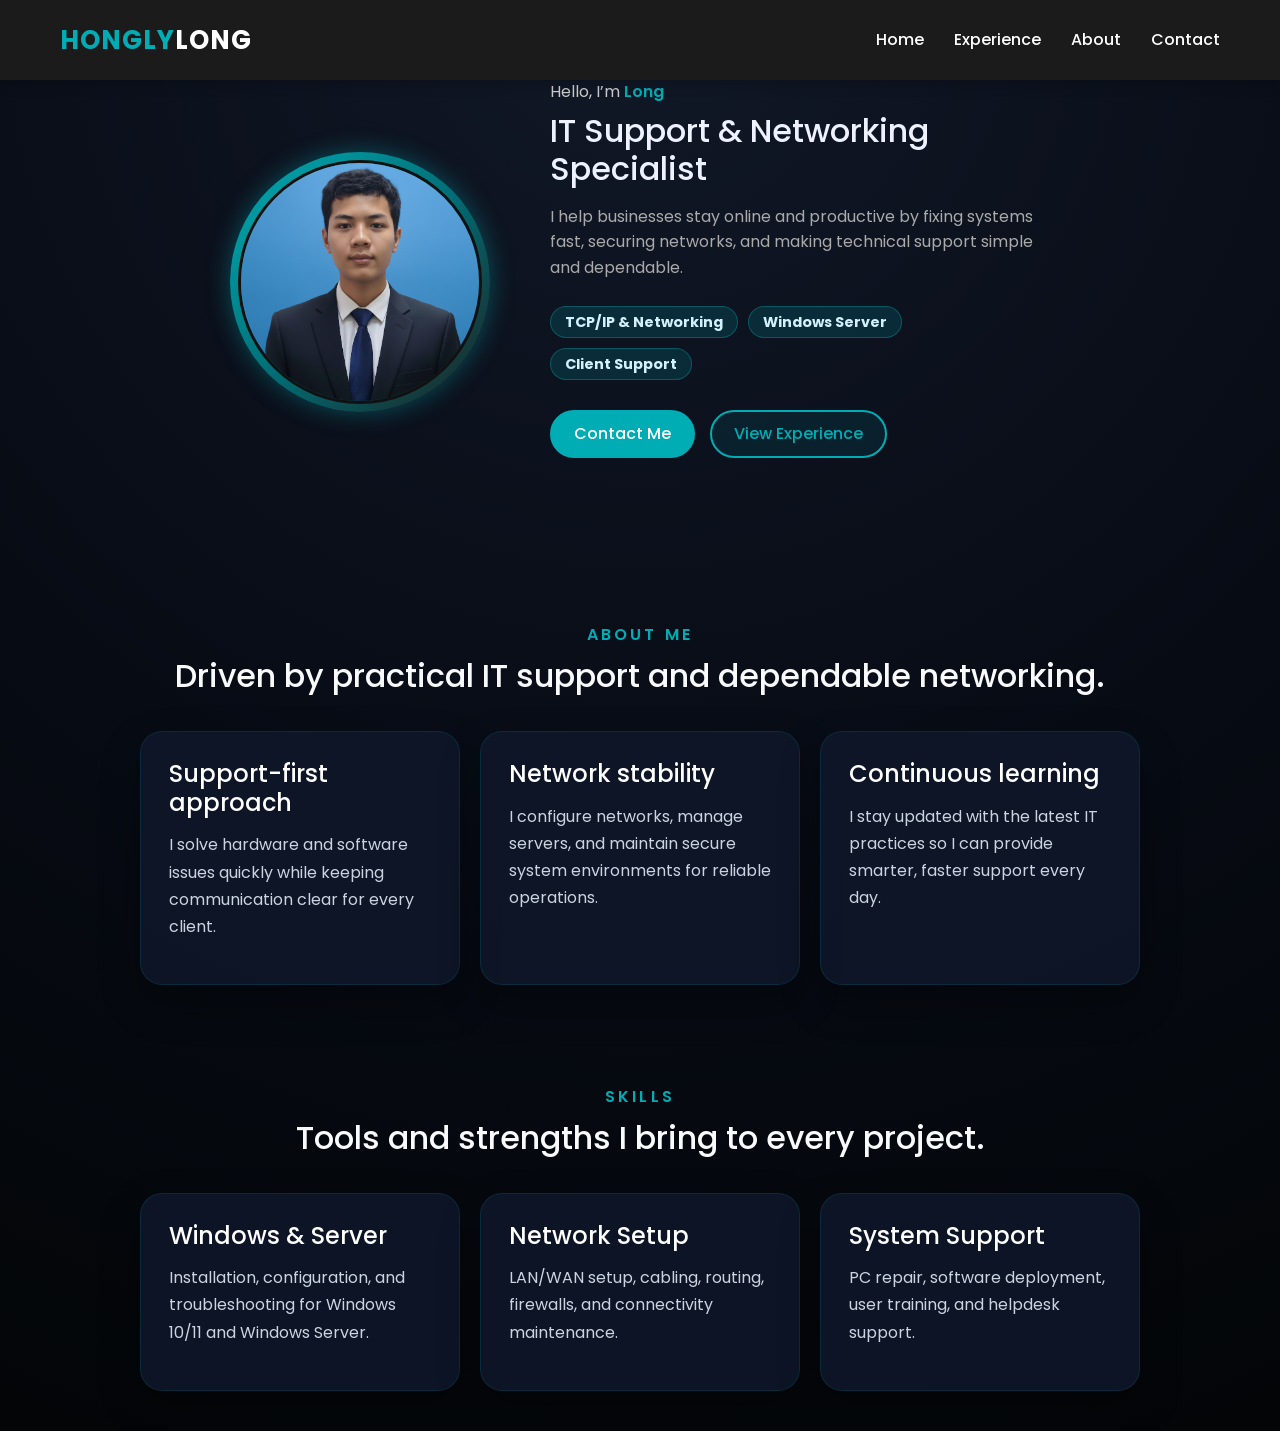
<file: newcv2.com/about.html>
<!DOCTYPE html>
<html lang="en">

<head>
    <meta charset="UTF-8">
    <meta name="viewport" content="width=device-width, initial-scale=1.0">
    <title>About | HONGLY LONG</title>
    <link href="https://cdn.jsdelivr.net/npm/bootstrap@5.3.8/dist/css/bootstrap.min.css" rel="stylesheet"
        integrity="sha384-sRIl4kxILFvY47J16cr9ZwB07vP4J8+LH7qKQnuqkuIAvNWLzeN8tE5YBujZqJLB" crossorigin="anonymous">
    <link href="https://unpkg.com/aos@2.3.1/dist/aos.css" rel="stylesheet">
    <link rel="stylesheet" href="style.css">
</head>

<body>
    <header>
        <div class="logo">HONGLY<span>LONG</span></div>
        <nav class="navbar" id="navbar">
            <a href="index.html">Home</a>
            <a href="experince.html">Experience</a>
            <a href="about.html" class="active">About</a>
            <a href="contact.html">Contact</a>
        </nav>
        <div class="menu-toggle" id="menu-toggle">&#9776;</div>
    </header>

    <main class="about-page main">
        <section class="hero" data-aos="fade-right">
            <div class="profile-pic">
                <img src="unnamed (3).png" alt="Long Profile Photo">
            </div>

            <div class="intro">
                <p class="intro-tag">Hello, I’m <span class="highlight">Long</span></p>
                <h2>IT Support &amp; Networking Specialist</h2>
                <p class="bio">I help businesses stay online and productive by fixing systems fast, securing networks, and making technical support simple and dependable.</p>
                <div class="hero-badges">
                    <span class="badge">TCP/IP & Networking</span>
                    <span class="badge">Windows Server</span>
                    <span class="badge">Client Support</span>
                </div>
                <div class="buttons">
                    <a href="contact.html" class="btn primary">Contact Me</a>
                    <a href="experince.html" class="btn secondary">View Experience</a>
                </div>
            </div>
        </section>

        <section class="about" data-aos="fade-up">
            <div class="section-title">
                <span>About Me</span>
                <h3>Driven by practical IT support and dependable networking.</h3>
            </div>

            <div class="feature-cards">
                <article class="feature-card" data-aos="zoom-in" data-aos-delay="100">
                    <h4>Support-first approach</h4>
                    <p>I solve hardware and software issues quickly while keeping communication clear for every client.</p>
                </article>
                <article class="feature-card" data-aos="zoom-in" data-aos-delay="200">
                    <h4>Network stability</h4>
                    <p>I configure networks, manage servers, and maintain secure system environments for reliable operations.</p>
                </article>
                <article class="feature-card" data-aos="zoom-in" data-aos-delay="300">
                    <h4>Continuous learning</h4>
                    <p>I stay updated with the latest IT practices so I can provide smarter, faster support every day.</p>
                </article>
            </div>
        </section>

        <section class="about" data-aos="fade-up" data-aos-delay="400">
            <div class="section-title">
                <span>Skills</span>
                <h3>Tools and strengths I bring to every project.</h3>
            </div>

            <div class="feature-cards">
                <article class="feature-card">
                    <h4>Windows & Server</h4>
                    <p>Installation, configuration, and troubleshooting for Windows 10/11 and Windows Server.</p>
                </article>
                <article class="feature-card">
                    <h4>Network Setup</h4>
                    <p>LAN/WAN setup, cabling, routing, firewalls, and connectivity maintenance.</p>
                </article>
                <article class="feature-card">
                    <h4>System Support</h4>
                    <p>PC repair, software deployment, user training, and helpdesk support.</p>
                </article>
            </div>
        </section>
    </main>

    <script src="https://unpkg.com/aos@2.3.1/dist/aos.js"></script>
    <script>
        AOS.init({ duration: 900, once: true });
    </script>
    <script src="https://cdn.jsdelivr.net/npm/bootstrap@5.0.2/dist/js/bootstrap.bundle.min.js"
        integrity="sha384-MrcW6ZMFYlzcLA8Nl+NtUVF0sA7MsXsP1UyJoMp4YLEuNSfAP+JcXn/tWtIaxVXM"
        crossorigin="anonymous"></script>
    <script src="script.js"></script>
</body>

</html>
</file>
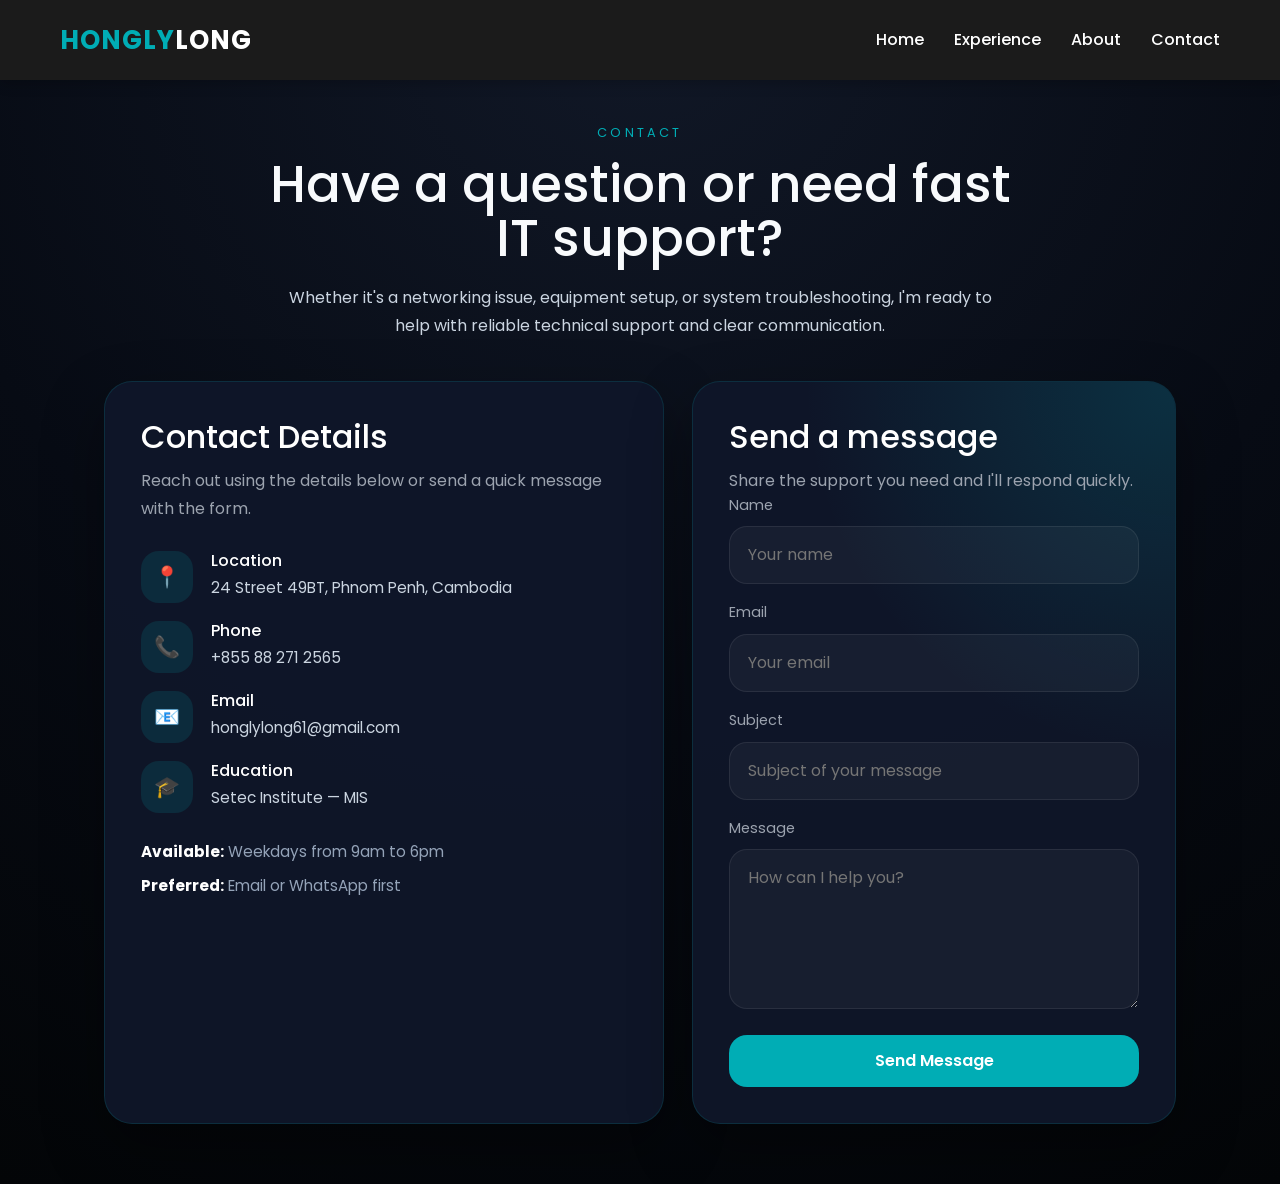
<file: newcv2.com/contact.html>
<!DOCTYPE html>
<html lang="en">

<head>
    <meta charset="UTF-8">
    <meta name="viewport" content="width=device-width, initial-scale=1.0">
    <title>MY PF</title>
    <link href="https://cdn.jsdelivr.net/npm/bootstrap@5.3.8/dist/css/bootstrap.min.css" rel="stylesheet"
        integrity="sha384-sRIl4kxILFvY47J16cr9ZwB07vP4J8+LH7qKQnuqkuIAvNWLzeN8tE5YBujZqJLB" crossorigin="anonymous">
    <link href="https://unpkg.com/aos@2.3.1/dist/aos.css" rel="stylesheet">
    <link rel="stylesheet" href="style.css">
</head>

<body>
    <header>
        <div class="logo">HONGLY<span>LONG</span></div>
        <nav class="navbar" id="navbar">
            <a href="index.html">Home</a>
            <a href="experince.html">Experience</a>
            <a href="about.html">About</a>
            <a href="contact.html" class="active">Contact</a>
        </nav>
        <div class="menu-toggle" id="menu-toggle">&#9776;</div>
    </header>

    <main class="contact-page">
        <section class="contact-hero" data-aos="fade-right">
            <span>Contact</span>
            <h1>Have a question or need fast IT support?</h1>
            <p>Whether it's a networking issue, equipment setup, or system troubleshooting, I'm ready to help with reliable technical support and clear communication.</p>
        </section>

        <div class="contact-grid">
            <section class="contact-panel contact-details" data-aos="fade-up" data-aos-delay="100">
                <div class="panel-heading">
                    <h2>Contact Details</h2>
                    <p>Reach out using the details below or send a quick message with the form.</p>
                </div>

                <div class="contact-info-list">
                    <div class="contact-item">
                        <span class="icon">📍</span>
                        <div>
                            <h4>Location</h4>
                            <p>24 Street 49BT, Phnom Penh, Cambodia</p>
                        </div>
                    </div>

                    <div class="contact-item">
                        <span class="icon">📞</span>
                        <div>
                            <h4>Phone</h4>
                            <p><a href="tel:+85512345678">+855 88 271 2565</a></p>
                        </div>
                    </div>

                    <div class="contact-item">
                        <span class="icon">📧</span>
                        <div>
                            <h4>Email</h4>
                            <p><a href="mailto:honglylong61@gmail.com">honglylong61@gmail.com</a></p>
                        </div>
                    </div>

                    <div class="contact-item">
                        <span class="icon">🎓</span>
                        <div>
                            <h4>Education</h4>
                            <p>Setec Institute — MIS</p>
                        </div>
                    </div>
                </div>

                <div class="contact-meta">
                    <span><strong>Available:</strong> Weekdays from 9am to 6pm</span>
                    <span><strong>Preferred:</strong> Email or WhatsApp first</span>
                </div>
            </section>

            <section class="contact-panel contact-form-card" data-aos="fade-up" data-aos-delay="200">
                <div class="contact-form-wrap">
                    <div class="form-head">
                        <h2>Send a message</h2>
                        <p>Share the support you need and I'll respond quickly.</p>
                    </div>

                    <form id="contact-form" action="mailto:sadboylong8@gmail.com" method="post" enctype="text/plain">
                        <div class="form-group">
                            <label for="name">Name</label>
                            <input id="name" type="text" class="form-input" name="Name" placeholder="Your name" required>
                        </div>

                        <div class="form-group">
                            <label for="email">Email</label>
                            <input id="email" type="email" class="form-input" name="Email" placeholder="Your email" required>
                        </div>

                        <div class="form-group">
                            <label for="subject">Subject</label>
                            <input id="subject" type="text" class="form-input" name="Subject" placeholder="Subject of your message">
                        </div>

                        <div class="form-group">
                            <label for="message">Message</label>
                            <textarea id="message" class="form-textarea" name="Message" placeholder="How can I help you?" required></textarea>
                        </div>

                        <button type="submit" class="btn primary submit-btn">Send Message</button>
                    </form>
                </div>
            </section>
        </div>
    </main>

    <script src="https://unpkg.com/aos@2.3.1/dist/aos.js"></script>
    <script>
        AOS.init({ duration: 900, once: true });
    </script>
    <script src="https://cdn.jsdelivr.net/npm/bootstrap@5.0.2/dist/js/bootstrap.bundle.min.js"
        integrity="sha384-MrcW6ZMFYlzcLA8Nl+NtUVF0sA7MsXsP1UyJoMp4YLEuNSfAP+JcXn/tWtIaxVXM"
        crossorigin="anonymous"></script>
    <script src="script.js"></script>
    <script src="contact.js"></script>
</body>
</file>
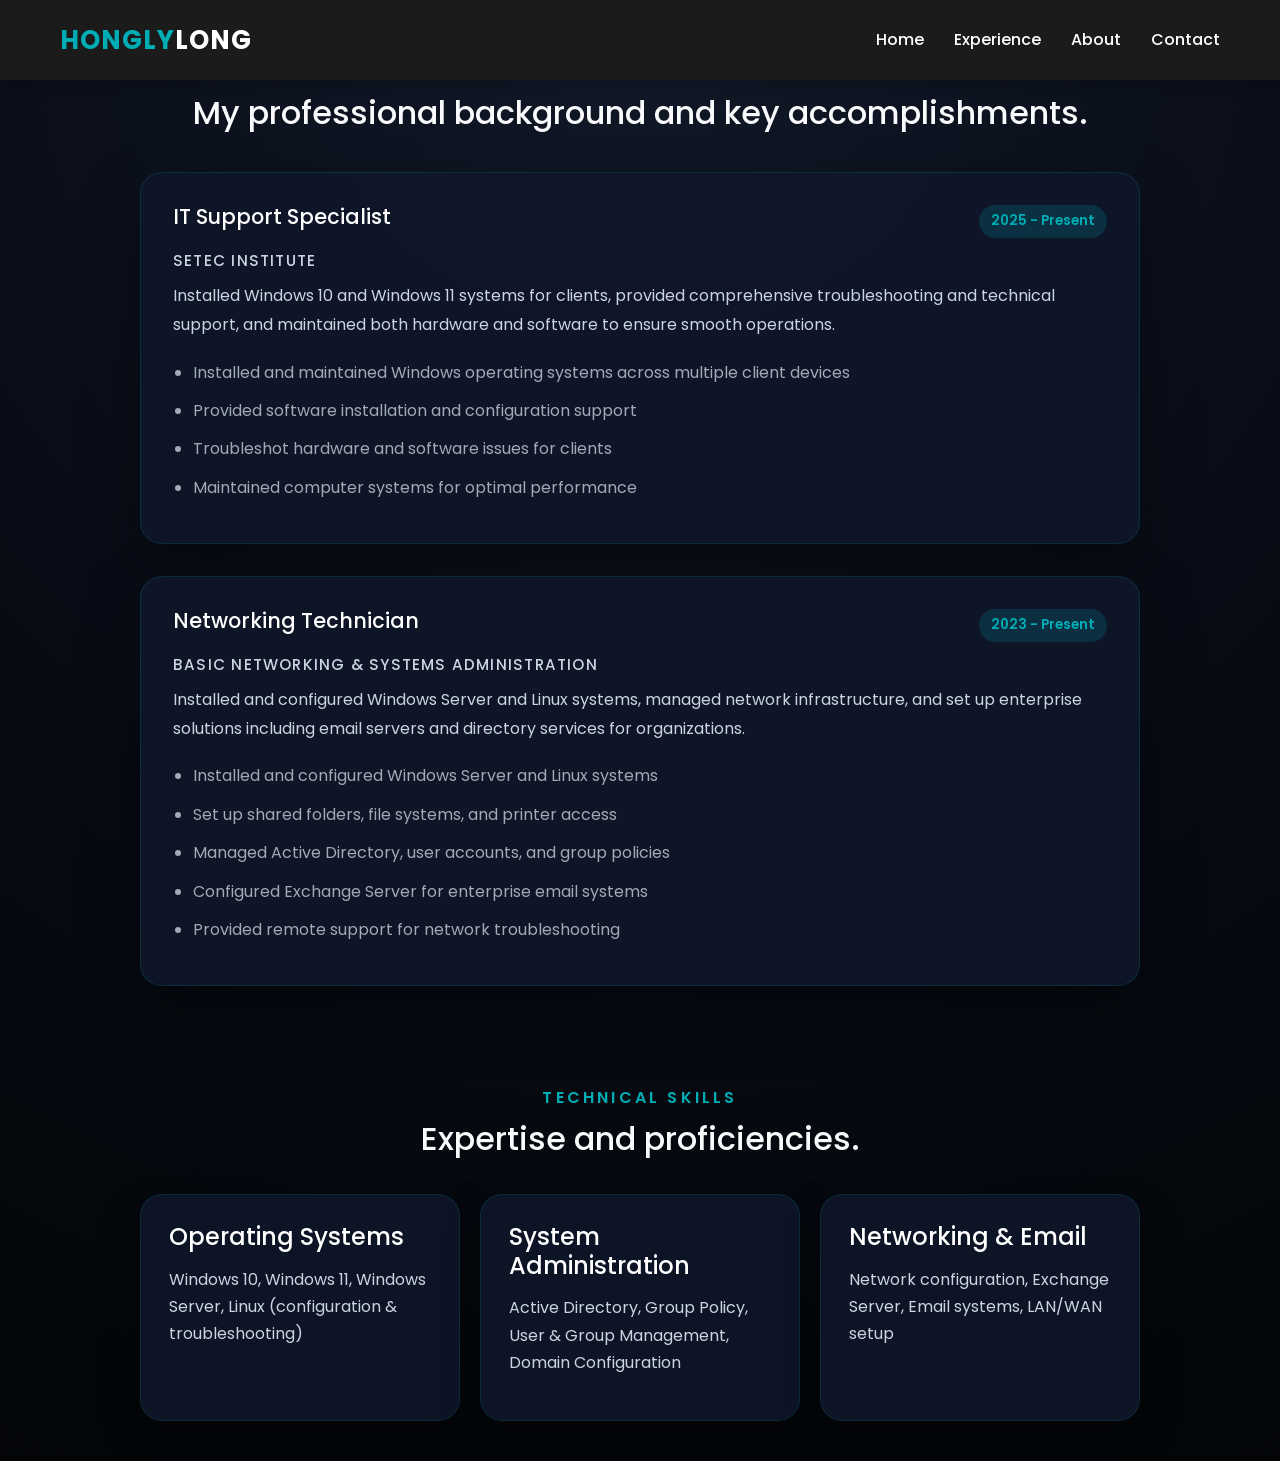
<file: newcv2.com/experince.html>
<!DOCTYPE html>
<html lang="en">

<head>
    <meta charset="UTF-8">
    <meta name="viewport" content="width=device-width, initial-scale=1.0">
    <title>Experience | HONGLY LONG</title>
    <link href="https://cdn.jsdelivr.net/npm/bootstrap@5.3.8/dist/css/bootstrap.min.css" rel="stylesheet"
        integrity="sha384-sRIl4kxILFvY47J16cr9ZwB07vP4J8+LH7qKQnuqkuIAvNWLzeN8tE5YBujZqJLB" crossorigin="anonymous">
    <link href="https://unpkg.com/aos@2.3.1/dist/aos.css" rel="stylesheet">
    <link rel="stylesheet" href="style.css">
</head>

<body>
    <header>
        <div class="logo">HONGLY<span>LONG</span></div>
        <nav class="navbar" id="navbar">
            <a href="index.html">Home</a>
            <a href="experince.html" class="active">Experience</a>
            <a href="about.html">About</a>
            <a href="contact.html">Contact</a>
        </nav>
        <div class="menu-toggle" id="menu-toggle">&#9776;</div>
    </header>

    <main class="about-page">
        <section class="about" data-aos="fade-up">
            <div class="section-title">
                <span>Experience</span>
                <h3>My professional background and key accomplishments.</h3>
            </div>

            <div class="experience-timeline">
                <div class="exp-item" data-aos="fade-up" data-aos-delay="100">
                    <div class="exp-header">
                        <h4>IT Support Specialist</h4>
                        <span class="exp-date">2025 - Present</span>
                    </div>
                    <h5>SETEC INSTITUTE</h5>
                    <p>Installed Windows 10 and Windows 11 systems for clients, provided comprehensive troubleshooting and technical support, and maintained both hardware and software to ensure smooth operations.</p>
                    <ul>
                        <li>Installed and maintained Windows operating systems across multiple client devices</li>
                        <li>Provided software installation and configuration support</li>
                        <li>Troubleshot hardware and software issues for clients</li>
                        <li>Maintained computer systems for optimal performance</li>
                    </ul>
                </div>

                <div class="exp-item" data-aos="fade-up" data-aos-delay="200">
                    <div class="exp-header">
                        <h4>Networking Technician</h4>
                        <span class="exp-date">2023 - Present</span>
                    </div>
                    <h5>Basic Networking & Systems Administration</h5>
                    <p>Installed and configured Windows Server and Linux systems, managed network infrastructure, and set up enterprise solutions including email servers and directory services for organizations.</p>
                    <ul>
                        <li>Installed and configured Windows Server and Linux systems</li>
                        <li>Set up shared folders, file systems, and printer access</li>
                        <li>Managed Active Directory, user accounts, and group policies</li>
                        <li>Configured Exchange Server for enterprise email systems</li>
                        <li>Provided remote support for network troubleshooting</li>
                    </ul>
                </div>
            </div>
        </section>

        <section class="about" data-aos="fade-up" data-aos-delay="300">
            <div class="section-title">
                <span>Technical Skills</span>
                <h3>Expertise and proficiencies.</h3>
            </div>

            <div class="feature-cards">
                <article class="feature-card" data-aos="zoom-in" data-aos-delay="100">
                    <h4>Operating Systems</h4>
                    <p>Windows 10, Windows 11, Windows Server, Linux (configuration & troubleshooting)</p>
                </article>
                <article class="feature-card" data-aos="zoom-in" data-aos-delay="200">
                    <h4>System Administration</h4>
                    <p>Active Directory, Group Policy, User & Group Management, Domain Configuration</p>
                </article>
                <article class="feature-card" data-aos="zoom-in" data-aos-delay="300">
                    <h4>Networking & Email</h4>
                    <p>Network configuration, Exchange Server, Email systems, LAN/WAN setup</p>
                </article>
            </div>
        </section>
    </main>

    <script src="https://unpkg.com/aos@2.3.1/dist/aos.js"></script>
    <script>
        AOS.init({ duration: 900, once: true });
    </script>
    <script src="https://cdn.jsdelivr.net/npm/bootstrap@5.0.2/dist/js/bootstrap.bundle.min.js"
        integrity="sha384-MrcW6ZMFYlzcLA8Nl+NtUVF0sA7MsXsP1UyJoMp4YLEuNSfAP+JcXn/tWtIaxVXM"
        crossorigin="anonymous"></script>
    <script src="script.js"></script>
</body>

</html>
</file>
<file: newcv2.com/style.css>
@import url('https://fonts.googleapis.com/css2?family=Poppins:wght@400;600;700&display=swap');

* {
  margin: 0;
  padding: 0;
  box-sizing: border-box;
}

body {
  font-family: "Poppins", sans-serif;
  background-color: #f5f6fa;
  color: #fff;
}

header {
  position: fixed;
  top: 0;
  left: 0;
  width: 100%;
  background: linear-gradient(90deg, #4b6cb7, #182848);
  display: flex;
  justify-content: space-between;
  align-items: center;
  padding: 15px 40px;
  box-shadow: 0 4px 12px rgba(0, 0, 0, 0.2);
  z-index: 999;
}

.logo {
  font-size: 1.8rem;
  font-weight: 700;
  letter-spacing: 1px;
}

.logo span {
  color: #ffcc00;
}

.navbar {
  display: flex;
  gap: 30px;
}

.navbar a {
  color: #fff;
  text-decoration: none;
  font-size: 1rem;
  position: relative;
  transition: color 0.3s ease;
}

.navbar a::after {
  content: "";
  position: absolute;
  width: 0;
  height: 3px;
  bottom: -6px;
  left: 0;
  /* background-color: #ffcc00; */
  transition: width 0.3s ease;
  border-radius: 2px;
}

.navbar a:hover::after,
.navbar a.active::after {
  width: 100%;
}

.navbar a:hover {
  color: #ffcc00;
}

.menu-toggle {
  display: none;
  font-size: 1.8rem;
  cursor: pointer;
}

/* Mobile Styles */
@media (max-width: 768px) {
  header {
    padding: 15px 20px;
  }

  .menu-toggle {
    display: block;
  }

  .navbar {
    position: absolute;
    top: 70px;
    right: 0;
    width: 100%;
    background: rgba(24, 40, 72, 0.95);
    flex-direction: column;
    align-items: center;
    gap: 20px;
    padding: 20px 0;
    display: none;
    transition: all 0.3s ease-in-out;
  }

  .navbar.active {
    display: flex;
    animation: slideDown 0.4s ease;
  }

  @keyframes slideDown {
    from {
      opacity: 0;
      transform: translateY(-10px);
    }
    to {
      opacity: 1;
      transform: translateY(0);
    }
  }
}

/* Smooth scrolling for anchor links */
html {
  scroll-behavior: smooth;
}

.pf-edit{
  width: 200px;
  height: 300px;
  border-radius: 30px;
  overflow: hidden;

  
}
.border-pf{
  height: 300px;
  width: 200px;
  border-radius: 30px;
  border: 4px solid;
  overflow: hidden;
  margin-top: 200px;
 
}
@import url('https://fonts.googleapis.com/css2?family=Poppins:wght@300;400;600;700&display=swap');

* {
  margin: 0;
  padding: 0;
  box-sizing: border-box;
  font-family: 'Poppins', sans-serif;
}

body {
  background: radial-gradient(circle at top, #111827 0%, #070b14 55%, #030507 100%);
  color: #eef2ff;
  overflow-x: hidden;
}

/* ---------- HEADER ---------- */
header {
  display: flex;
  justify-content: space-between;
  align-items: center;
  padding: 20px 60px;
  background: #1b1b1b;
  flex-wrap: wrap;
}

.logo {
  font-size: 1.6em;
  font-weight: 700;
  color: #00adb5;
}

.logo span {
  color: #fff;
}

nav {
  display: flex;
  flex-wrap: wrap;
  gap: 15px;
}

nav a {
  color: #ccc;
  text-decoration: none;
  font-weight: 500;
  transition: 0.3s;
}

nav a:hover {
  color: #00adb5;
}

/* ---------- HERO SECTION ---------- */
.hero {
  display: flex;
  justify-content: center;
  align-items: center;
  gap: 60px;
  padding: 80px 60px;
  flex-wrap: wrap;
}

.profile-pic {
  width: 260px;
  height: 260px;
  border-radius: 50%;
  padding: 8px;
  background: linear-gradient(135deg, #00adb5, #006f77, #1f1f1f);
  box-shadow: 0 0 25px rgba(0, 173, 181, 0.4);
  flex-shrink: 0;
}

.profile-pic img {
  width: 100%;
  height: 100%;
  border-radius: 50%;
  object-fit: cover;
  border: 3px solid #111;
}

/* ---------- INTRO SECTION ---------- */
.intro {
  max-width: 500px;
  text-align: left;
}

.intro-tag {
  font-weight: 400;
  color: #ccc;
  margin-bottom: 8px;
}

.highlight {
  color: #00adb5;
  font-weight: 600;
}

.typing-text {
  font-size: 1.4em;
  color: #00adb5;
  border-right: 3px solid #00adb5;
  white-space: nowrap;
  overflow: hidden;
  animation: blink 0.8s infinite;
}

@keyframes blink {
  0%, 100% { border-color: transparent; }
  50% { border-color: #00adb5; }
}

.bio {
  color: #aaa;
  line-height: 1.6;
  margin-top: 15px;
  margin-bottom: 25px;
}

/* ---------- BUTTONS ---------- */
.buttons {
  display: flex;
  gap: 15px;
  flex-wrap: wrap;
  margin-bottom: 25px;
}

.btn {
  text-decoration: none;
  padding: 10px 22px;
  border-radius: 25px;
  border: 2px solid #00adb5;
  font-weight: 500;
  transition: 0.3s ease;
}

.btn.primary {
  background: #00adb5;
  color: #fff;
}

.btn.secondary {
  background: rgba(0, 173, 181, 0.1);
  color: #00adb5;
}

.btn:hover {
  transform: translateY(-3px);
  box-shadow: 0 8px 22px rgba(0, 173, 181, 0.25);
}

.hero-badges {
  display: flex;
  flex-wrap: wrap;
  gap: 10px;
  margin: 20px 0 30px;
}

.badge {
  display: inline-block;
  padding: 8px 14px;
  border-radius: 999px;
  background: rgba(0, 173, 181, 0.17);
  color: #d2f1ff;
  font-size: 0.9rem;
  border: 1px solid rgba(0, 173, 181, 0.35);
}

.about {
  max-width: 1040px;
  margin: 0 auto;
  padding: 60px 20px 40px;
}

.section-title {
  text-align: center;
  margin-bottom: 35px;
}

.section-title span {
  display: inline-block;
  color: #00adb5;
  font-weight: 600;
  letter-spacing: 0.2em;
  text-transform: uppercase;
  margin-bottom: 10px;
}

.section-title h3 {
  font-size: 2rem;
  color: #f8fafc;
  line-height: 1.2;
}

.feature-cards {
  display: grid;
  grid-template-columns: repeat(3, minmax(220px, 1fr));
  gap: 20px;
}

.feature-card {
  background: rgba(15, 23, 42, 0.9);
  border: 1px solid rgba(0, 173, 181, 0.14);
  border-radius: 22px;
  padding: 28px;
  box-shadow: 0 18px 40px rgba(0, 0, 0, 0.3);
  transition: transform 0.3s ease, border-color 0.3s ease;
}

.feature-card:hover {
  transform: translateY(-6px);
  border-color: #00adb5;
}

.feature-card h4 {
  color: #fff;
  margin-bottom: 14px;
}

.feature-card p {
  color: #cbd5e1;
  line-height: 1.7;
}

footer {
  background: transparent;
  text-align: center;
  padding: 30px 20px 40px;
  color: #94a3b8;
  font-size: 0.95rem;
}

footer a {
  color: #00adb5;
  text-decoration: none;
}

footer a:hover {
  text-decoration: underline;
}

/* ---------- SOCIAL ICONS ---------- */
.socials {
  display: flex;
  gap: 15px;
  justify-content: flex-start;
}

.socials a {
  display: inline-flex;
  align-items: center;
  justify-content: center;
  width: 42px;
  height: 42px;
  border-radius: 50%;
  background: rgba(0, 173, 181, 0.12);
  transition: 0.3s ease;
}

.socials a:hover {
  background: rgba(0, 173, 181, 0.25);
  transform: translateY(-4px);
}

.socials img {
  width: 24px;
  height: 24px;
  filter: none;
  transition: 0.3s;
}

.socials img:hover {
  transform: scale(1.15);
}

/* ---------- FOOTER ---------- */
footer {
  background: #1b1b1b;
  text-align: center;
  padding: 20px;
  color: #888;
  font-size: 0.9em;
  margin-top: 50px;
}

/* ---------- RESPONSIVE DESIGN ---------- */
@media (max-width: 992px) {
  .hero {
    flex-direction: column;
    padding: 60px 30px;
    text-align: center;
  }

  .intro {
    text-align: center;
  }

  .buttons {
    justify-content: center;
  }

  .socials {
    justify-content: center;
  }

  .feature-cards {
    grid-template-columns: 1fr 1fr;
  }
}

@media (max-width: 768px) {
  .main {
    padding-top: 120px;
  }
}

@media (max-width: 680px) {
  .feature-cards {
    grid-template-columns: 1fr;
  }
}

@media (max-width: 480px) {
  header {
    padding: 15px 25px;
    flex-direction: column;
    text-align: center;
  }

  nav {
    justify-content: center;
  }

  .main {
    padding-top: 120px;
  }

  .profile-pic {
    width: 200px;
    height: 200px;
  }

  .typing-text {
    font-size: 1.1em;
  }

  .btn {
    padding: 8px 18px;
  }
}

body.nav-open .about-page,
body.nav-open .main {
  padding-top: 260px;
}

/* ---------- CONTACT PAGE ---------- */
.contact-page {
  min-height: 100vh;
  padding: 120px 24px 60px;
  max-width: 1120px;
  margin: 0 auto;
}

.contact-hero {
  max-width: 760px;
  margin: 0 auto 40px;
  text-align: center;
}

.contact-hero span {
  display: inline-block;
  color: #00adb5;
  text-transform: uppercase;
  letter-spacing: 0.25em;
  font-size: 0.8rem;
  margin-bottom: 16px;
}

.contact-hero h1 {
  font-size: 3.2rem;
  line-height: 1.05;
  color: #f8fafc;
  margin-bottom: 18px;
}

.contact-hero p {
  color: #cbd5e1;
  line-height: 1.8;
  max-width: 720px;
  margin: 0 auto;
}

.contact-grid {
  display: grid;
  grid-template-columns: 1.1fr 0.95fr;
  gap: 28px;
}

.contact-panel {
  background: rgba(15, 23, 42, 0.95);
  border: 1px solid rgba(0, 173, 181, 0.16);
  border-radius: 28px;
  padding: 36px;
  box-shadow: 0 24px 60px rgba(0, 0, 0, 0.35);
}

.panel-heading h2,
.form-head h2 {
  color: #fff;
  margin-bottom: 10px;
}

.panel-heading p,
.form-head p {
  color: #9ca3af;
  line-height: 1.75;
  margin: 0;
}

.contact-info-list {
  display: grid;
  gap: 18px;
  margin-top: 28px;
}

.contact-item {
  display: flex;
  gap: 18px;
  align-items: flex-start;
}

.contact-item .icon {
  width: 52px;
  height: 52px;
  display: grid;
  place-items: center;
  border-radius: 18px;
  background: rgba(0, 173, 181, 0.14);
  color: #00adb5;
  font-size: 1.3rem;
  flex-shrink: 0;
}

.contact-item h4 {
  margin: 0 0 6px;
  color: #fff;
  font-size: 1rem;
}

.contact-item p,
.contact-item a {
  margin: 0;
  color: #cbd5e1;
  font-size: 0.96rem;
  text-decoration: none;
}

.contact-item a:hover {
  color: #d1fae5;
}

.contact-meta {
  margin-top: 28px;
  display: grid;
  gap: 12px;
}

.contact-meta span {
  color: #94a3b8;
  font-size: 0.95rem;
}

.contact-meta strong {
  color: #fff;
}

.contact-form-card {
  position: relative;
  overflow: hidden;
}

.contact-form-card::before {
  content: "";
  position: absolute;
  inset: 0;
  background: radial-gradient(circle at top right, rgba(0, 173, 181, 0.18), transparent 42%);
  pointer-events: none;
}

.contact-form-wrap {
  position: relative;
  z-index: 1;
}

.form-group {
  display: grid;
  gap: 10px;
  margin-bottom: 18px;
}

.form-group label {
  color: #9ca3af;
  font-size: 0.9rem;
}

.form-input,
.form-textarea {
  width: 100%;
  background: rgba(255, 255, 255, 0.04);
  border: 1px solid rgba(255, 255, 255, 0.08);
  color: #eef2ff;
  padding: 16px 18px;
  border-radius: 18px;
  outline: none;
  transition: border-color 0.3s ease, transform 0.2s ease;
}

.form-input:focus,
.form-textarea:focus {
  border-color: #00adb5;
  transform: translateY(-1px);
}

.form-textarea {
  min-height: 160px;
  resize: vertical;
}

.submit-btn {
  width: 100%;
  display: inline-flex;
  justify-content: center;
  align-items: center;
  padding: 14px 0;
  margin-top: 8px;
  border-radius: 18px;
  border: none;
  background: #00adb5;
  color: #fff;
  font-weight: 600;
  cursor: pointer;
  transition: transform 0.25s ease, box-shadow 0.25s ease;
}

.submit-btn:hover {
  transform: translateY(-2px);
  box-shadow: 0 15px 30px rgba(0, 173, 181, 0.25);
}

@media (max-width: 992px) {
  .contact-grid {
    grid-template-columns: 1fr;
  }
}

@media (max-width: 680px) {
  .contact-page {
    padding: 100px 20px 40px;
  }

  .contact-hero h1 {
    font-size: 2.4rem;
  }

  .contact-panel {
    padding: 26px;
  }
}

/* ---------- EXPERIENCE PAGE ---------- */
.experience-timeline {
  display: grid;
  gap: 32px;
  margin-top: 40px;
}

.exp-item {
  background: rgba(15, 23, 42, 0.9);
  border: 1px solid rgba(0, 173, 181, 0.16);
  border-radius: 22px;
  padding: 32px;
  box-shadow: 0 24px 60px rgba(0, 0, 0, 0.35);
  transition: border-color 0.3s ease, transform 0.3s ease;
}

.exp-item:hover {
  border-color: #00adb5;
  transform: translateY(-4px);
}

.exp-header {
  display: flex;
  justify-content: space-between;
  align-items: flex-start;
  gap: 20px;
  margin-bottom: 14px;
}

.exp-header h4 {
  margin: 0;
  color: #fff;
  font-size: 1.3rem;
}

.exp-date {
  background: rgba(0, 173, 181, 0.18);
  color: #00adb5;
  padding: 6px 12px;
  border-radius: 20px;
  font-size: 0.85rem;
  font-weight: 600;
  white-space: nowrap;
}

.exp-item h5 {
  margin: 0 0 12px;
  color: #cbd5e1;
  font-size: 0.95rem;
  text-transform: uppercase;
  letter-spacing: 0.08em;
}

.exp-item p {
  color: #cbd5e1;
  line-height: 1.8;
  margin-bottom: 18px;
}

.exp-item ul {
  margin: 0;
  padding-left: 20px;
  color: #a1aab5;
  line-height: 1.9;
}

.exp-item li {
  margin-bottom: 8px;
}

@media (max-width: 992px) {
  .exp-header {
    flex-direction: column;
    gap: 10px;
  }

  .exp-item {
    padding: 24px;
  }
}
</file>
